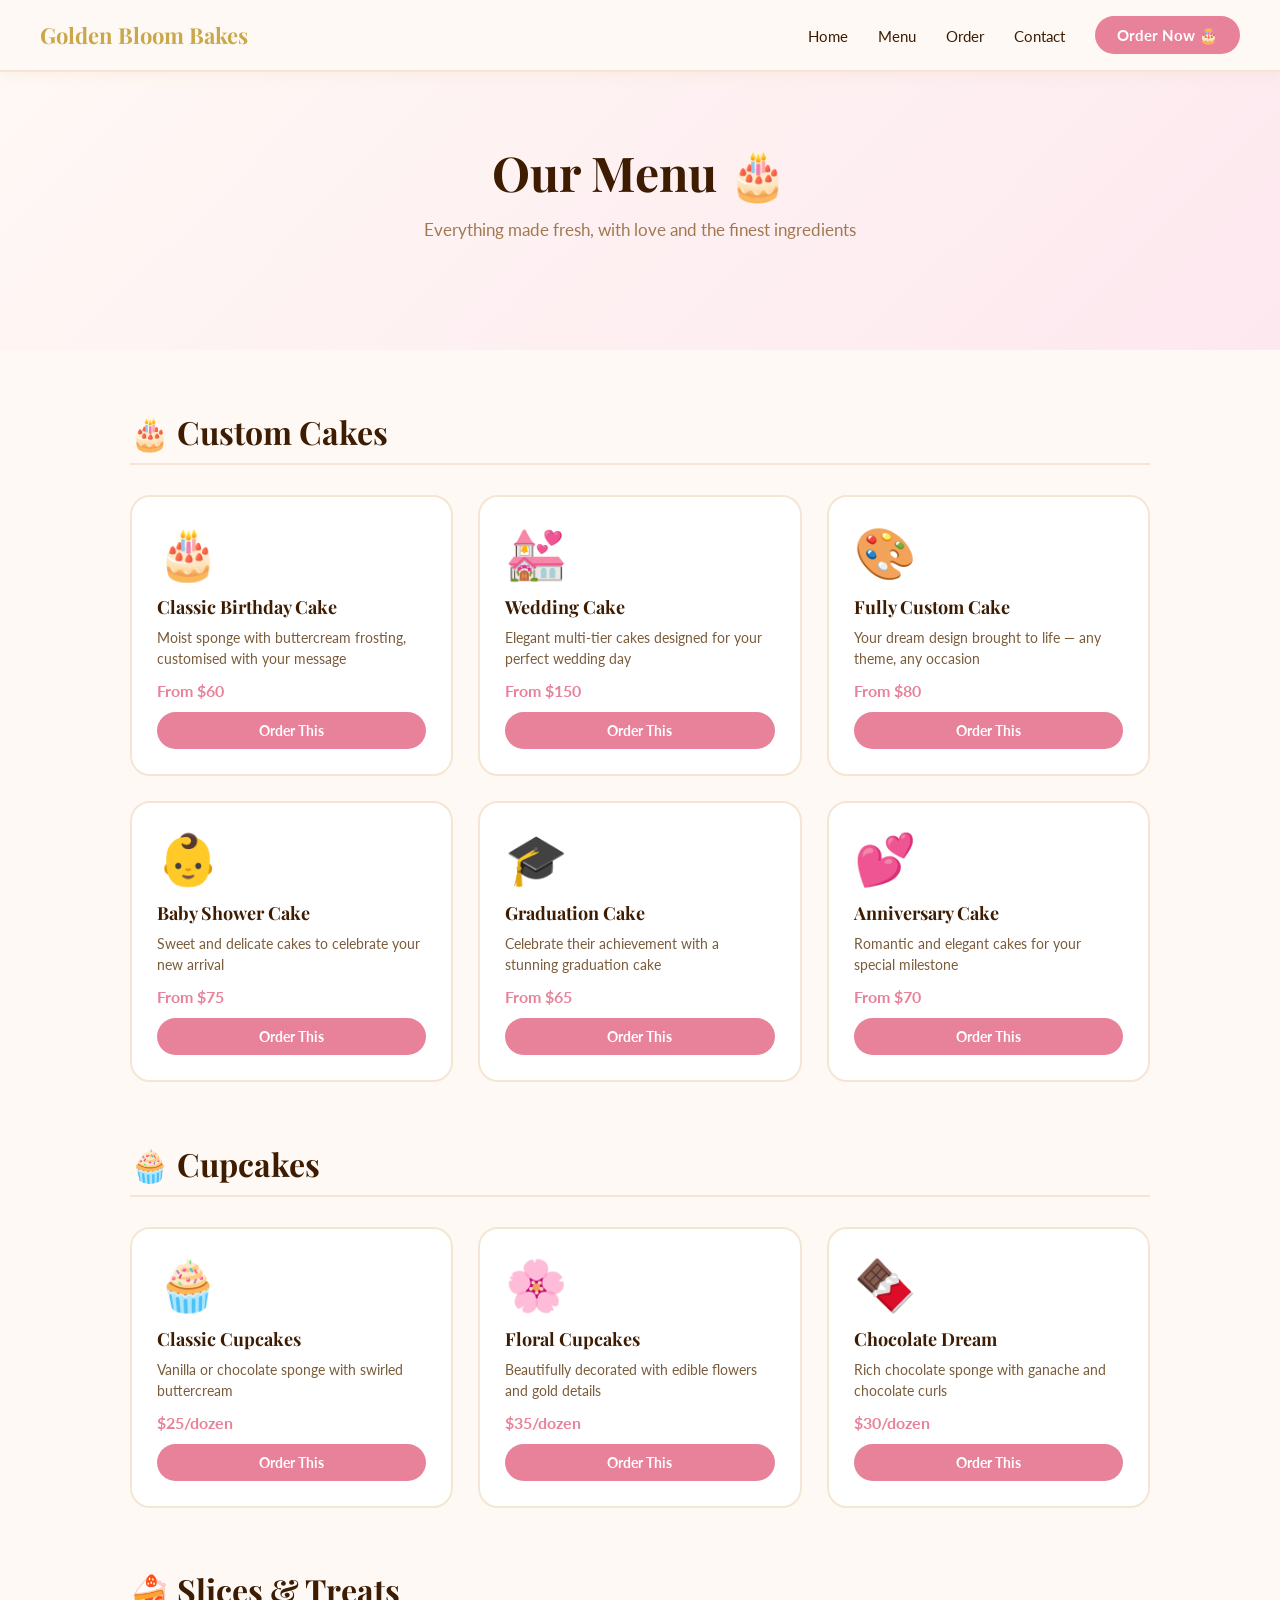
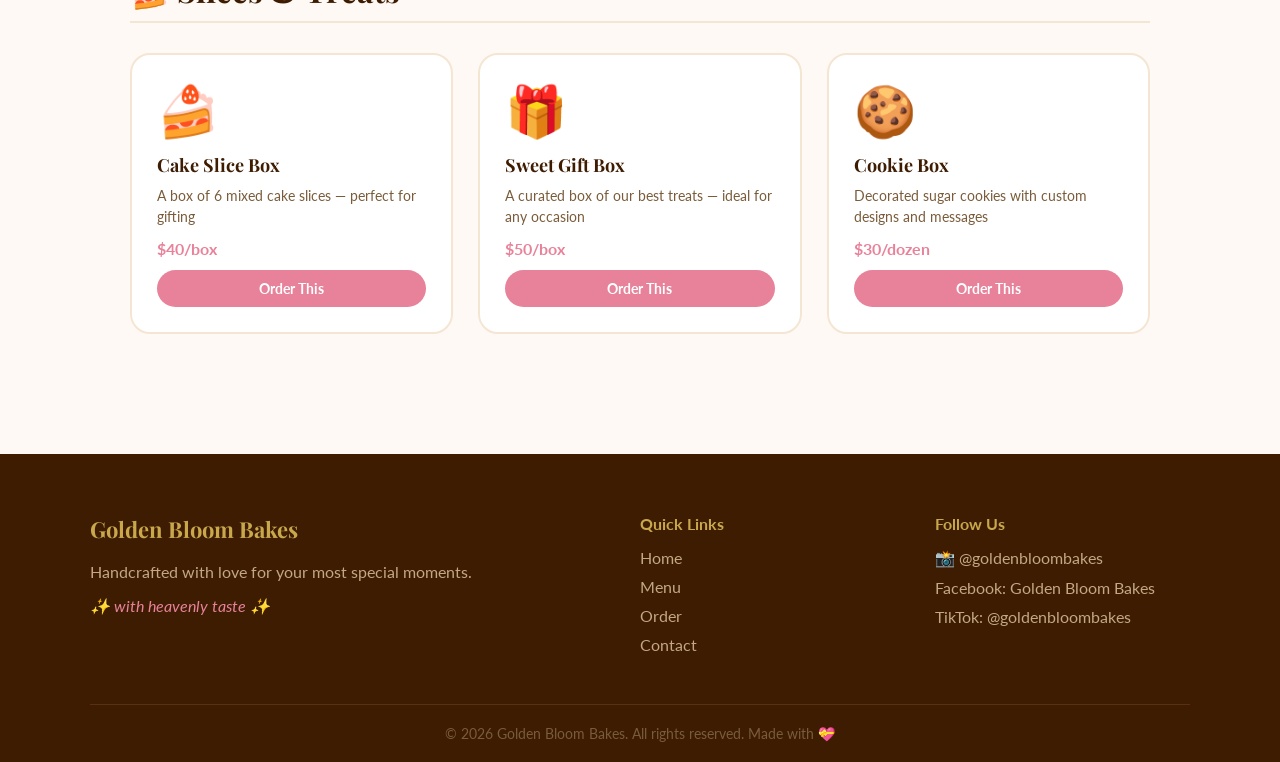
<file: menu.html>
<!DOCTYPE html>
<html lang="en">
<head>
  <meta charset="UTF-8">
  <meta name="viewport" content="width=device-width, initial-scale=1.0">
  <title>Menu - Golden Bloom Bakes</title>
  <link rel="stylesheet" href="style.css">
  <link href="https://fonts.googleapis.com/css2?family=Playfair+Display:ital,wght@0,400;0,700;1,400&family=Lato:wght@300;400;700&display=swap" rel="stylesheet">
</head>
<body>

  <nav>
    <div class="logo">Golden Bloom Bakes</div>
    <ul>
      <li><a href="index.html">Home</a></li>
      <li><a href="menu.html">Menu</a></li>
      <li><a href="order.html">Order</a></li>
      <li><a href="index.html#contact">Contact</a></li>
      <li><a href="order.html" class="order-btn">Order Now 🎂</a></li>
    </ul>
  </nav>

  <section class="menu-hero">
    <h1>Our Menu 🎂</h1>
    <p class="section-sub">Everything made fresh, with love and the finest ingredients</p>
  </section>

  <div class="menu-section">

    <h2>🎂 Custom Cakes</h2>
    <div class="menu-grid">
      <div class="menu-card">
        <div class="menu-emoji">🎂</div>
        <h3>Classic Birthday Cake</h3>
        <p>Moist sponge with buttercream frosting, customised with your message</p>
        <div class="menu-price">From $60</div>
        <a href="order.html" class="menu-order-btn">Order This</a>
      </div>
      <div class="menu-card">
        <div class="menu-emoji">💒</div>
        <h3>Wedding Cake</h3>
        <p>Elegant multi-tier cakes designed for your perfect wedding day</p>
        <div class="menu-price">From $150</div>
        <a href="order.html" class="menu-order-btn">Order This</a>
      </div>
      <div class="menu-card">
        <div class="menu-emoji">🎨</div>
        <h3>Fully Custom Cake</h3>
        <p>Your dream design brought to life — any theme, any occasion</p>
        <div class="menu-price">From $80</div>
        <a href="order.html" class="menu-order-btn">Order This</a>
      </div>
      <div class="menu-card">
        <div class="menu-emoji">👶</div>
        <h3>Baby Shower Cake</h3>
        <p>Sweet and delicate cakes to celebrate your new arrival</p>
        <div class="menu-price">From $75</div>
        <a href="order.html" class="menu-order-btn">Order This</a>
      </div>
      <div class="menu-card">
        <div class="menu-emoji">🎓</div>
        <h3>Graduation Cake</h3>
        <p>Celebrate their achievement with a stunning graduation cake</p>
        <div class="menu-price">From $65</div>
        <a href="order.html" class="menu-order-btn">Order This</a>
      </div>
      <div class="menu-card">
        <div class="menu-emoji">💕</div>
        <h3>Anniversary Cake</h3>
        <p>Romantic and elegant cakes for your special milestone</p>
        <div class="menu-price">From $70</div>
        <a href="order.html" class="menu-order-btn">Order This</a>
      </div>
    </div>

    <h2>🧁 Cupcakes</h2>
    <div class="menu-grid">
      <div class="menu-card">
        <div class="menu-emoji">🧁</div>
        <h3>Classic Cupcakes</h3>
        <p>Vanilla or chocolate sponge with swirled buttercream</p>
        <div class="menu-price">$25/dozen</div>
        <a href="order.html" class="menu-order-btn">Order This</a>
      </div>
      <div class="menu-card">
        <div class="menu-emoji">🌸</div>
        <h3>Floral Cupcakes</h3>
        <p>Beautifully decorated with edible flowers and gold details</p>
        <div class="menu-price">$35/dozen</div>
        <a href="order.html" class="menu-order-btn">Order This</a>
      </div>
      <div class="menu-card">
        <div class="menu-emoji">🍫</div>
        <h3>Chocolate Dream</h3>
        <p>Rich chocolate sponge with ganache and chocolate curls</p>
        <div class="menu-price">$30/dozen</div>
        <a href="order.html" class="menu-order-btn">Order This</a>
      </div>
    </div>

    <h2>🍰 Slices & Treats</h2>
    <div class="menu-grid">
      <div class="menu-card">
        <div class="menu-emoji">🍰</div>
        <h3>Cake Slice Box</h3>
        <p>A box of 6 mixed cake slices — perfect for gifting</p>
        <div class="menu-price">$40/box</div>
        <a href="order.html" class="menu-order-btn">Order This</a>
      </div>
      <div class="menu-card">
        <div class="menu-emoji">🎁</div>
        <h3>Sweet Gift Box</h3>
        <p>A curated box of our best treats — ideal for any occasion</p>
        <div class="menu-price">$50/box</div>
        <a href="order.html" class="menu-order-btn">Order This</a>
      </div>
      <div class="menu-card">
        <div class="menu-emoji">🍪</div>
        <h3>Cookie Box</h3>
        <p>Decorated sugar cookies with custom designs and messages</p>
        <div class="menu-price">$30/dozen</div>
        <a href="order.html" class="menu-order-btn">Order This</a>
      </div>
    </div>

  </div>

  <footer>
    <div class="footer-container">
      <div class="footer-brand">
        <h3>Golden Bloom Bakes</h3>
        <p>Handcrafted with love for your most special moments.</p>
        <p class="tagline">✨ with heavenly taste ✨</p>
      </div>
      <div class="footer-links">
        <h4>Quick Links</h4>
        <ul>
          <li><a href="index.html">Home</a></li>
          <li><a href="menu.html">Menu</a></li>
          <li><a href="order.html">Order</a></li>
          <li><a href="index.html#contact">Contact</a></li>
        </ul>
      </div>
      <div class="footer-contact">
        <h4>Follow Us</h4>
        <p>📸 @goldenbloombakes</p>
        <p>Facebook: Golden Bloom Bakes</p>
        <p>TikTok: @goldenbloombakes</p>
      </div>
    </div>
    <div class="footer-bottom">
      <p>© 2026 Golden Bloom Bakes. All rights reserved. Made with 💝</p>
    </div>
  </footer>

</body>
</html>
</file>
<file: style.css>
/* GENERAL */
* {
  margin: 0;
  padding: 0;
  box-sizing: border-box;
}

body {
  font-family: 'Lato', sans-serif;
  background-color: #fff9f5;
  color: #3d1c02;
}

h1, h2, h3 {
  font-family: 'Playfair Display', serif;
}

.section-sub {
  color: #a07850;
  font-size: 17px;
  margin-bottom: 50px;
  text-align: center;
}

/* NAVBAR */
nav {
  display: flex;
  justify-content: space-between;
  align-items: center;
  background-color: #fff9f5;
  padding: 20px 40px;
  position: fixed;
  top: 0;
  width: 100%;
  z-index: 999;
  border-bottom: 2px solid #f5e6d3;
  box-shadow: 0 2px 15px rgba(201,168,76,0.1);
}

.logo {
  font-family: 'Playfair Display', serif;
  font-size: 22px;
  color: #c9a84c;
  font-weight: 700;
}

nav ul {
  list-style: none;
  display: flex;
  gap: 30px;
  align-items: center;
}

nav ul li a {
  color: #3d1c02;
  text-decoration: none;
  font-size: 15px;
}

nav ul li a:hover {
  color: #c9a84c;
}

.order-btn {
  background-color: #e8829a;
  color: #fff !important;
  padding: 10px 22px;
  border-radius: 25px;
  font-weight: 700;
}

.order-btn:hover {
  background-color: #c9a84c !important;
}

/* HERO */
.hero {
  min-height: 100vh;
  display: flex;
  align-items: center;
  justify-content: space-between;
  padding: 120px 60px 60px;
  background: linear-gradient(135deg, #fff9f5, #fde8ef);
}

.hero-content {
  max-width: 600px;
}

.hero-sub {
  color: #e8829a;
  font-size: 16px;
  letter-spacing: 3px;
  text-transform: uppercase;
  margin-bottom: 15px;
}

.hero h1 {
  font-size: 52px;
  line-height: 1.2;
  margin-bottom: 20px;
  color: #3d1c02;
}

.hero h1 span {
  color: #c9a84c;
  font-style: italic;
}

.hero-desc {
  font-size: 17px;
  color: #7a5c3a;
  margin-bottom: 35px;
  line-height: 1.7;
}

.hero-btns {
  display: flex;
  gap: 20px;
}

.btn-primary {
  background-color: #e8829a;
  color: #fff;
  padding: 14px 35px;
  border-radius: 30px;
  text-decoration: none;
  font-weight: 700;
  font-size: 16px;
}

.btn-primary:hover {
  background-color: #c9a84c;
}

.btn-secondary {
  background-color: transparent;
  color: #e8829a;
  padding: 14px 35px;
  border-radius: 30px;
  text-decoration: none;
  font-weight: 700;
  font-size: 16px;
  border: 2px solid #e8829a;
}

.btn-secondary:hover {
  background-color: #e8829a;
  color: #fff;
}

.hero-image {
  font-size: 180px;
  animation: float 3s ease-in-out infinite;
}

@keyframes float {
  0%, 100% { transform: translateY(0); }
  50% { transform: translateY(-20px); }
}

/* WHY US */
.why-us {
  padding: 100px 40px;
  text-align: center;
  background-color: #fff;
}

.why-us h2 {
  font-size: 40px;
  margin-bottom: 15px;
  color: #3d1c02;
}

.why-grid {
  display: grid;
  grid-template-columns: repeat(4, 1fr);
  gap: 30px;
  max-width: 1100px;
  margin: 0 auto;
}

.why-card {
  padding: 35px 25px;
  border-radius: 20px;
  background-color: #fff9f5;
  transition: transform 0.3s;
}

.why-card:hover {
  transform: translateY(-5px);
  box-shadow: 0 10px 30px rgba(232,130,154,0.15);
}

.why-icon {
  font-size: 40px;
  margin-bottom: 15px;
}

.why-card h3 {
  font-size: 20px;
  margin-bottom: 10px;
  color: #3d1c02;
}

.why-card p {
  color: #7a5c3a;
  line-height: 1.6;
}

/* FEATURED */
.featured {
  padding: 100px 40px;
  text-align: center;
  background: linear-gradient(135deg, #fff9f5, #fde8ef);
}

.featured h2 {
  font-size: 40px;
  margin-bottom: 15px;
  color: #3d1c02;
}

.featured-grid {
  display: grid;
  grid-template-columns: repeat(4, 1fr);
  gap: 25px;
  max-width: 1100px;
  margin: 0 auto;
}

.featured-card {
  background-color: #fff;
  border-radius: 20px;
  padding: 30px 20px;
  transition: transform 0.3s;
  border: 2px solid #f5e6d3;
}

.featured-card:hover {
  transform: translateY(-5px);
  box-shadow: 0 10px 30px rgba(201,168,76,0.2);
  border-color: #c9a84c;
}

.featured-img {
  font-size: 60px;
  margin-bottom: 15px;
}

.featured-card h3 {
  font-size: 20px;
  margin-bottom: 8px;
  color: #3d1c02;
}

.featured-card p {
  color: #7a5c3a;
  font-size: 14px;
  margin-bottom: 15px;
  line-height: 1.5;
}

.price {
  background-color: #fde8ef;
  color: #e8829a;
  padding: 6px 15px;
  border-radius: 20px;
  font-weight: 700;
  font-size: 14px;
}

/* CONTACT */
.contact {
  padding: 100px 40px;
  text-align: center;
  background-color: #fff;
}

.contact h2 {
  font-size: 40px;
  margin-bottom: 15px;
  color: #3d1c02;
}

.contact-container {
  display: grid;
  grid-template-columns: 1fr 1fr;
  gap: 60px;
  max-width: 1000px;
  margin: 0 auto;
  text-align: left;
}

.contact-info h3 {
  font-size: 24px;
  margin-bottom: 25px;
  color: #3d1c02;
}

.contact-info p {
  font-size: 16px;
  color: #7a5c3a;
  margin-bottom: 15px;
  line-height: 1.6;
}

.contact-form input,
.contact-form textarea {
  width: 100%;
  padding: 15px;
  margin-bottom: 15px;
  border: 2px solid #f5e6d3;
  border-radius: 10px;
  font-size: 15px;
  outline: none;
  font-family: 'Lato', sans-serif;
  background-color: #fff9f5;
}

.contact-form input:focus,
.contact-form textarea:focus {
  border-color: #e8829a;
}

.contact-form textarea {
  height: 120px;
  resize: none;
}

.contact-form button {
  width: 100%;
  padding: 15px;
  background-color: #e8829a;
  color: #fff;
  border: none;
  border-radius: 25px;
  font-size: 16px;
  font-weight: 700;
  cursor: pointer;
  font-family: 'Lato', sans-serif;
}

.contact-form button:hover {
  background-color: #c9a84c;
}

/* FOOTER */
footer {
  background-color: #3d1c02;
  color: #fff;
  padding: 60px 40px 20px;
}

.footer-container {
  display: grid;
  grid-template-columns: 2fr 1fr 1fr;
  gap: 40px;
  max-width: 1100px;
  margin: 0 auto;
  padding-bottom: 40px;
  border-bottom: 1px solid #5a3015;
}

.footer-brand h3 {
  font-size: 22px;
  color: #c9a84c;
  margin-bottom: 15px;
  font-family: 'Playfair Display', serif;
}

.footer-brand p {
  color: #c4a882;
  line-height: 1.6;
  margin-bottom: 8px;
}

.tagline {
  color: #e8829a !important;
  font-style: italic;
}

.footer-links h4,
.footer-contact h4 {
  font-size: 16px;
  color: #c9a84c;
  margin-bottom: 15px;
}

.footer-links ul {
  list-style: none;
}

.footer-links ul li {
  margin-bottom: 10px;
}

.footer-links ul li a {
  color: #c4a882;
  text-decoration: none;
}

.footer-links ul li a:hover {
  color: #e8829a;
}

.footer-contact p {
  color: #c4a882;
  margin-bottom: 10px;
}

.footer-bottom {
  text-align: center;
  padding-top: 20px;
  color: #7a5c3a;
  font-size: 14px;
}

/* MENU PAGE */
.menu-hero {
  background: linear-gradient(135deg, #fff9f5, #fde8ef);
  padding: 140px 40px 60px;
  text-align: center;
}

.menu-hero h1 {
  font-size: 48px;
  color: #3d1c02;
  margin-bottom: 15px;
}

.menu-section {
  padding: 60px 40px;
  max-width: 1100px;
  margin: 0 auto;
}

.menu-section h2 {
  font-size: 32px;
  color: #3d1c02;
  margin-bottom: 30px;
  padding-bottom: 10px;
  border-bottom: 2px solid #f5e6d3;
}

.menu-grid {
  display: grid;
  grid-template-columns: repeat(3, 1fr);
  gap: 25px;
  margin-bottom: 60px;
}

.menu-card {
  background-color: #fff;
  border-radius: 20px;
  padding: 25px;
  border: 2px solid #f5e6d3;
  transition: transform 0.3s;
}

.menu-card:hover {
  transform: translateY(-5px);
  border-color: #e8829a;
  box-shadow: 0 10px 25px rgba(232,130,154,0.15);
}

.menu-emoji {
  font-size: 50px;
  margin-bottom: 12px;
}

.menu-card h3 {
  font-size: 18px;
  color: #3d1c02;
  margin-bottom: 8px;
}

.menu-card p {
  color: #7a5c3a;
  font-size: 14px;
  margin-bottom: 12px;
  line-height: 1.5;
}

.menu-price {
  color: #e8829a;
  font-weight: 700;
  font-size: 16px;
}

.menu-order-btn {
  display: block;
  text-align: center;
  background-color: #e8829a;
  color: #fff;
  padding: 10px;
  border-radius: 20px;
  text-decoration: none;
  font-weight: 700;
  margin-top: 12px;
  font-size: 14px;
}

.menu-order-btn:hover {
  background-color: #c9a84c;
}

/* ORDER PAGE */
.order-hero {
  background: linear-gradient(135deg, #fff9f5, #fde8ef);
  padding: 140px 40px 60px;
  text-align: center;
}

.order-hero h1 {
  font-size: 48px;
  color: #3d1c02;
  margin-bottom: 15px;
}

.order-section {
  padding: 60px 40px;
  max-width: 700px;
  margin: 0 auto;
}

.order-form {
  background-color: #fff;
  border-radius: 20px;
  padding: 40px;
  border: 2px solid #f5e6d3;
}

.order-form h2 {
  font-size: 28px;
  color: #3d1c02;
  margin-bottom: 25px;
  text-align: center;
}

.form-group {
  margin-bottom: 20px;
}

.form-group label {
  display: block;
  font-weight: 700;
  color: #3d1c02;
  margin-bottom: 8px;
  font-size: 14px;
}

.form-group input,
.form-group select,
.form-group textarea {
  width: 100%;
  padding: 14px;
  border: 2px solid #f5e6d3;
  border-radius: 10px;
  font-size: 15px;
  outline: none;
  font-family: 'Lato', sans-serif;
  background-color: #fff9f5;
  color: #3d1c02;
}

.form-group input:focus,
.form-group select:focus,
.form-group textarea:focus {
  border-color: #e8829a;
}

.form-group textarea {
  height: 120px;
  resize: none;
}

.form-row {
  display: grid;
  grid-template-columns: 1fr 1fr;
  gap: 20px;
}

.submit-btn {
  width: 100%;
  padding: 16px;
  background-color: #e8829a;
  color: #fff;
  border: none;
  border-radius: 25px;
  font-size: 17px;
  font-weight: 700;
  cursor: pointer;
  font-family: 'Lato', sans-serif;
  margin-top: 10px;
}

.submit-btn:hover {
  background-color: #c9a84c;
}

.order-note {
  text-align: center;
  color: #7a5c3a;
  font-size: 13px;
  margin-top: 15px;
}

/* MOBILE */
@media (max-width: 768px) {
  nav {
    flex-direction: column;
    gap: 15px;
    padding: 15px 20px;
  }

  nav ul {
    gap: 15px;
    flex-wrap: wrap;
    justify-content: center;
  }

  .hero {
    flex-direction: column;
    text-align: center;
    padding: 120px 20px 60px;
  }

  .hero h1 {
    font-size: 32px;
  }

  .hero-btns {
    justify-content: center;
    flex-wrap: wrap;
  }

  .hero-image {
    font-size: 100px;
  }

  .why-grid {
    grid-template-columns: repeat(2, 1fr);
  }

  .featured-grid {
    grid-template-columns: repeat(2, 1fr);
  }

  .contact-container {
    grid-template-columns: 1fr;
  }

  .footer-container {
    grid-template-columns: 1fr;
  }

  .menu-grid {
    grid-template-columns: repeat(2, 1fr);
  }

  .form-row {
    grid-template-columns: 1fr;
  }
}

@media (max-width: 480px) {
  .why-grid {
    grid-template-columns: 1fr;
  }

  .featured-grid {
    grid-template-columns: 1fr;
  }

  .menu-grid {
    grid-template-columns: 1fr;
  }
}
</file>
